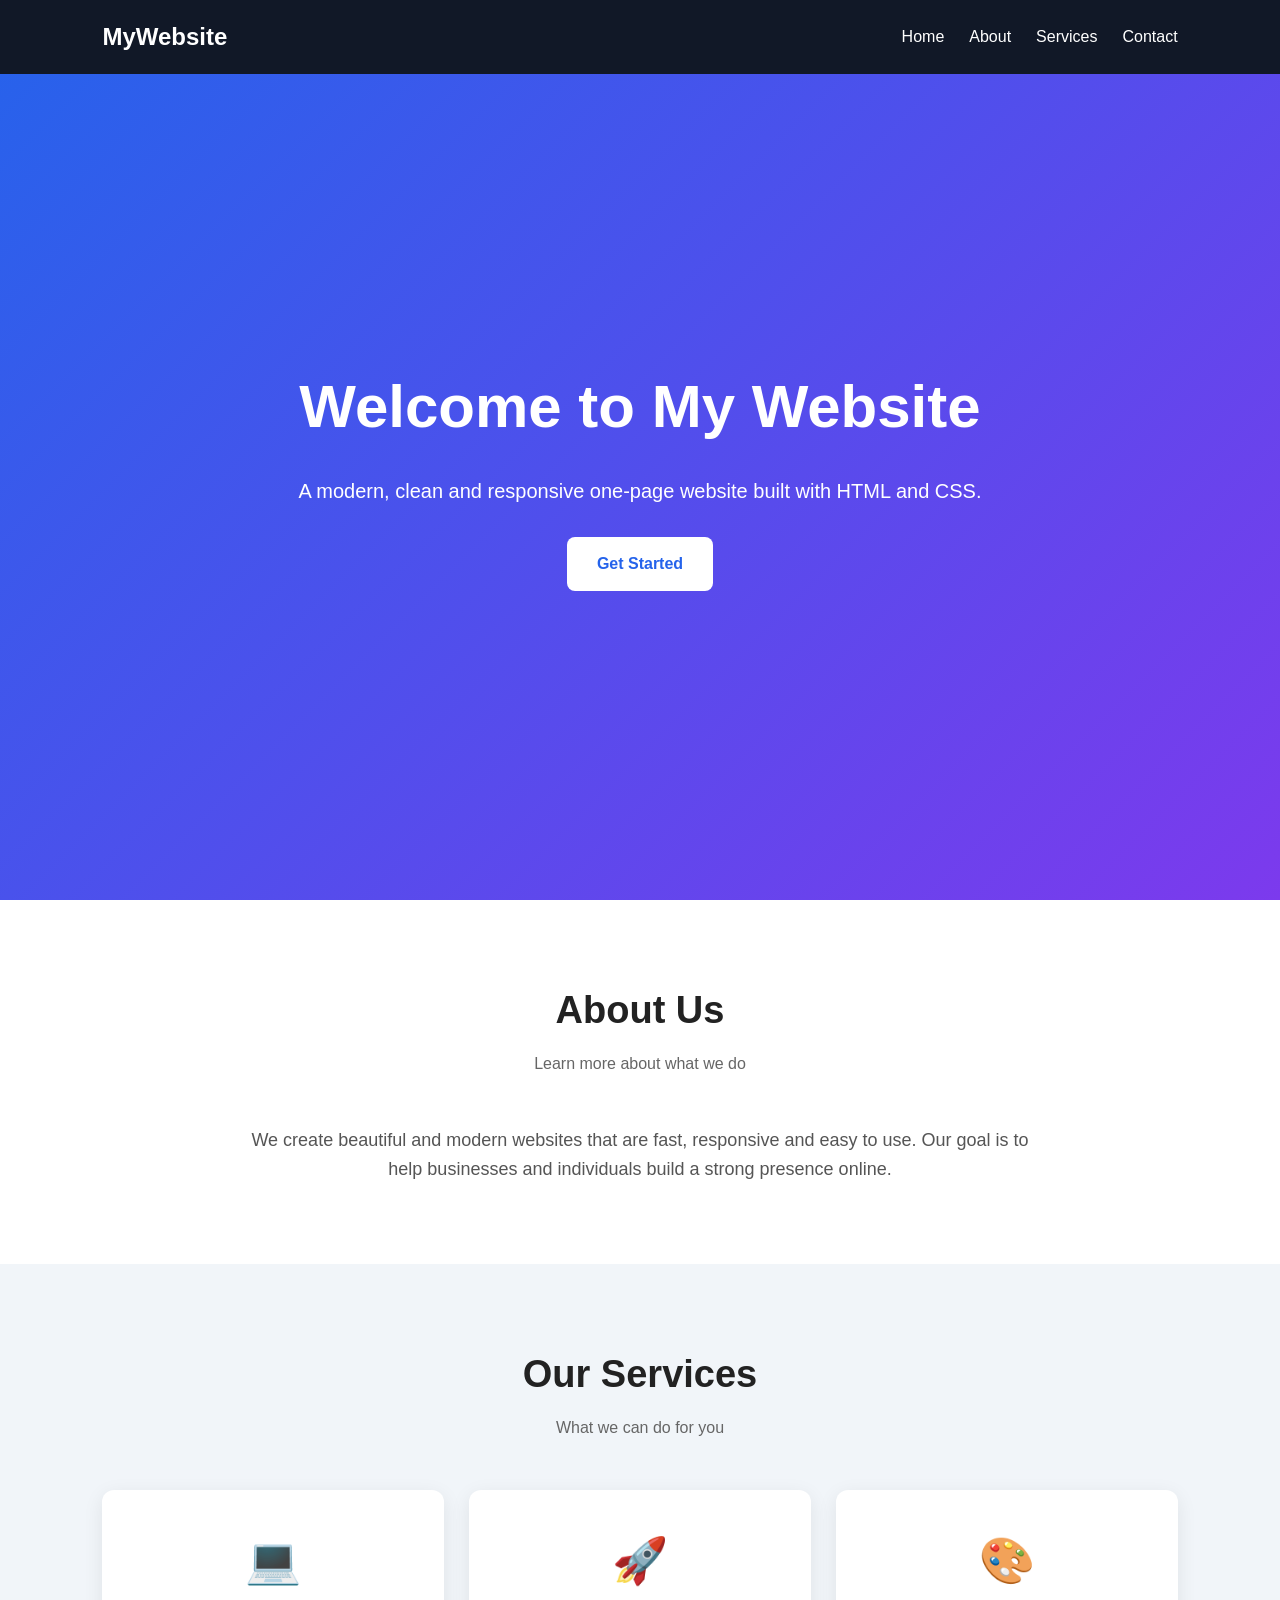
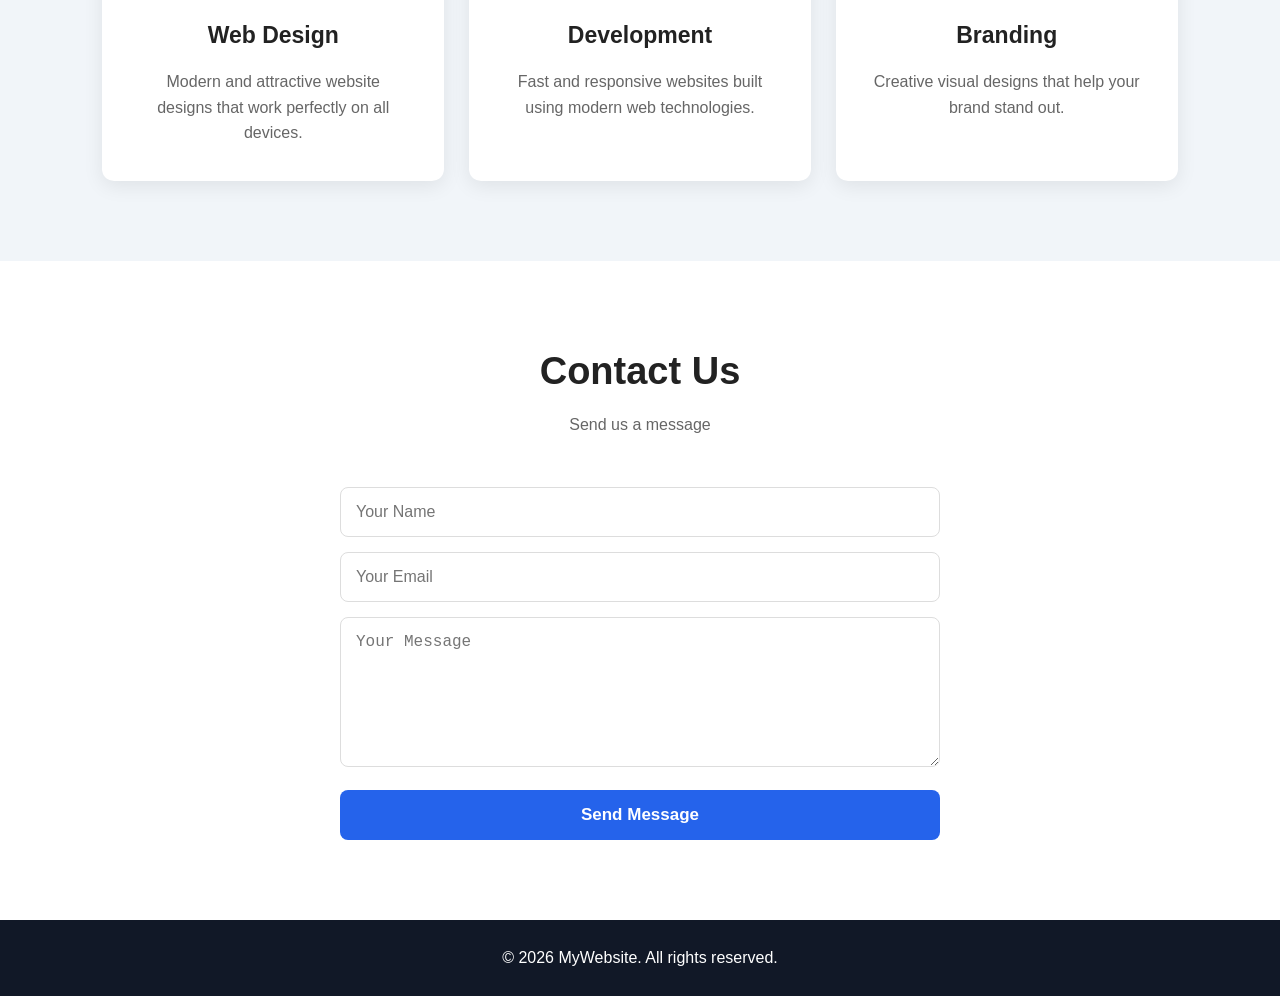
<file: index.html>
<!DOCTYPE html>
<html lang="en">

<head>
    <meta charset="UTF-8">
    <meta name="viewport" content="width=device-width, initial-scale=1.0">
    <title>My One Page Website</title>

    <style>
        * {
            margin: 0;
            padding: 0;
            box-sizing: border-box;
        }

        html {
            scroll-behavior: smooth;
        }

        body {
            font-family: Arial, sans-serif;
            line-height: 1.6;
            color: #222;
            background: #f8f9fa;
        }

        /* Navigation */
        nav {
            position: fixed;
            top: 0;
            width: 100%;
            background: #111827;
            padding: 18px 8%;
            display: flex;
            justify-content: space-between;
            align-items: center;
            z-index: 1000;
        }

        .logo {
            color: white;
            font-size: 24px;
            font-weight: bold;
        }

        nav ul {
            display: flex;
            list-style: none;
            gap: 25px;
        }

        nav a {
            color: white;
            text-decoration: none;
            transition: 0.3s;
        }

        nav a:hover {
            color: #60a5fa;
        }

        /* Hero */
        .hero {
            min-height: 100vh;
            display: flex;
            justify-content: center;
            align-items: center;
            text-align: center;
            padding: 100px 20px 50px;
            background: linear-gradient(135deg, #2563eb, #7c3aed);
            color: white;
        }

        .hero-content {
            max-width: 800px;
        }

        .hero h1 {
            font-size: 60px;
            margin-bottom: 20px;
        }

        .hero p {
            font-size: 20px;
            margin-bottom: 30px;
        }

        .btn {
            display: inline-block;
            padding: 14px 30px;
            background: white;
            color: #2563eb;
            text-decoration: none;
            border-radius: 8px;
            font-weight: bold;
            transition: 0.3s;
        }

        .btn:hover {
            transform: translateY(-3px);
            box-shadow: 0 8px 20px rgba(0, 0, 0, 0.2);
        }

        /* Sections */
        section {
            padding: 80px 8%;
        }

        .section-title {
            text-align: center;
            margin-bottom: 50px;
        }

        .section-title h2 {
            font-size: 38px;
            margin-bottom: 10px;
        }

        .section-title p {
            color: #666;
        }

        /* About */
        .about {
            background: white;
            text-align: center;
        }

        .about-content {
            max-width: 800px;
            margin: auto;
            font-size: 18px;
            color: #555;
        }

        /* Services */
        .services {
            background: #f1f5f9;
        }

        .cards {
            display: grid;
            grid-template-columns: repeat(3, 1fr);
            gap: 25px;
        }

        .card {
            background: white;
            padding: 35px;
            border-radius: 12px;
            text-align: center;
            box-shadow: 0 5px 20px rgba(0, 0, 0, 0.08);
            transition: 0.3s;
        }

        .card:hover {
            transform: translateY(-8px);
        }

        .card .icon {
            font-size: 45px;
            margin-bottom: 20px;
        }

        .card h3 {
            margin-bottom: 15px;
            font-size: 23px;
        }

        .card p {
            color: #666;
        }

        /* Contact */
        .contact {
            background: white;
        }

        .contact-form {
            max-width: 600px;
            margin: auto;
        }

        .contact-form input,
        .contact-form textarea {
            width: 100%;
            padding: 15px;
            margin-bottom: 15px;
            border: 1px solid #ddd;
            border-radius: 8px;
            font-size: 16px;
        }

        .contact-form textarea {
            height: 150px;
            resize: vertical;
        }

        .contact-form button {
            width: 100%;
            padding: 15px;
            border: none;
            border-radius: 8px;
            background: #2563eb;
            color: white;
            font-size: 17px;
            font-weight: bold;
            cursor: pointer;
        }

        .contact-form button:hover {
            background: #1d4ed8;
        }

        /* Footer */
        footer {
            background: #111827;
            color: white;
            text-align: center;
            padding: 25px;
        }

        /* Mobile */
        @media (max-width: 768px) {
            nav {
                padding: 15px 5%;
            }

            nav ul {
                gap: 12px;
            }

            nav a {
                font-size: 14px;
            }

            .hero h1 {
                font-size: 40px;
            }

            .hero p {
                font-size: 17px;
            }

            .cards {
                grid-template-columns: 1fr;
            }

            section {
                padding: 60px 5%;
            }
        }
    </style>
</head>

<body>

    <!-- Navigation -->
    <nav>
        <div class="logo">MyWebsite</div>

        <ul>
            <li><a href="#home">Home</a></li>
            <li><a href="#about">About</a></li>
            <li><a href="#services">Services</a></li>
            <li><a href="#contact">Contact</a></li>
        </ul>
    </nav>

    <!-- Hero -->
    <section class="hero" id="home">
        <div class="hero-content">
            <h1>Welcome to My Website</h1>
            <p>
                A modern, clean and responsive one-page website
                built with HTML and CSS.
            </p>

            <a href="#contact" class="btn">Get Started</a>
        </div>
    </section>

    <!-- About -->
    <section class="about" id="about">
        <div class="section-title">
            <h2>About Us</h2>
            <p>Learn more about what we do</p>
        </div>

        <div class="about-content">
            <p>
                We create beautiful and modern websites that are fast,
                responsive and easy to use. Our goal is to help businesses
                and individuals build a strong presence online.
            </p>
        </div>
    </section>

    <!-- Services -->
    <section class="services" id="services">
        <div class="section-title">
            <h2>Our Services</h2>
            <p>What we can do for you</p>
        </div>

        <div class="cards">

            <div class="card">
                <div class="icon">💻</div>
                <h3>Web Design</h3>
                <p>
                    Modern and attractive website designs
                    that work perfectly on all devices.
                </p>
            </div>

            <div class="card">
                <div class="icon">🚀</div>
                <h3>Development</h3>
                <p>
                    Fast and responsive websites built
                    using modern web technologies.
                </p>
            </div>

            <div class="card">
                <div class="icon">🎨</div>
                <h3>Branding</h3>
                <p>
                    Creative visual designs that help
                    your brand stand out.
                </p>
            </div>

        </div>
    </section>

    <!-- Contact -->
    <section class="contact" id="contact">
        <div class="section-title">
            <h2>Contact Us</h2>
            <p>Send us a message</p>
        </div>

        <form class="contact-form">

            <input type="text" placeholder="Your Name" required>

            <input type="email" placeholder="Your Email" required>

            <textarea placeholder="Your Message" required></textarea>

            <button type="submit">
                Send Message
            </button>

        </form>
    </section>

    <!-- Footer -->
    <footer>
        <p>© 2026 MyWebsite. All rights reserved.</p>
    </footer>

</body>

</html>
</file>
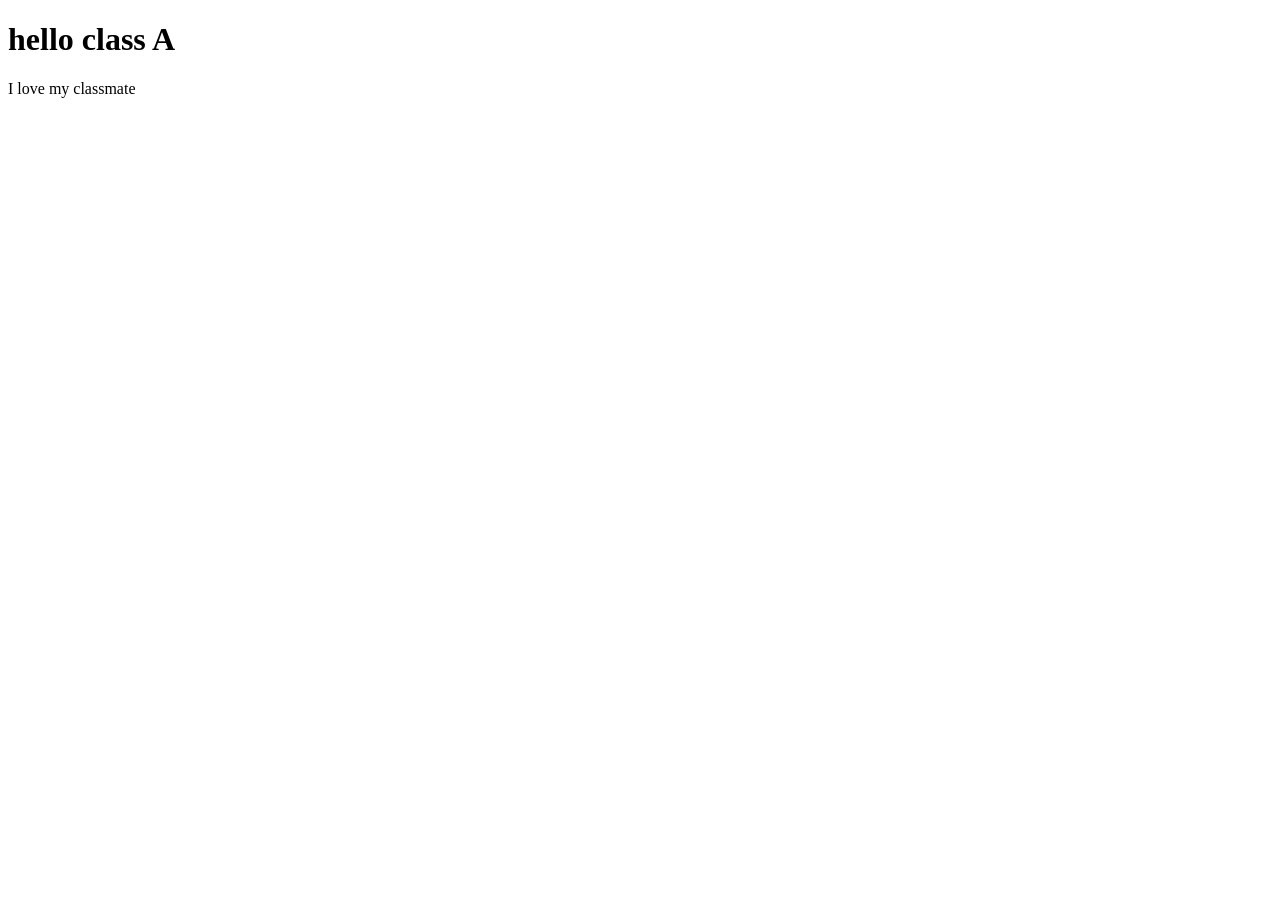
<file: home.html>
<!DOCTYPE html>
<html lang="en">
<head>
    <meta charset="UTF-8">
    <meta name="viewport" content="width=device-width, initial-scale=1.0">
    <title>Document</title>
</head>
<body>
    <h1>hello class A</h1>
    <p>I love my classmate</p>
</body>
</html>
</file>
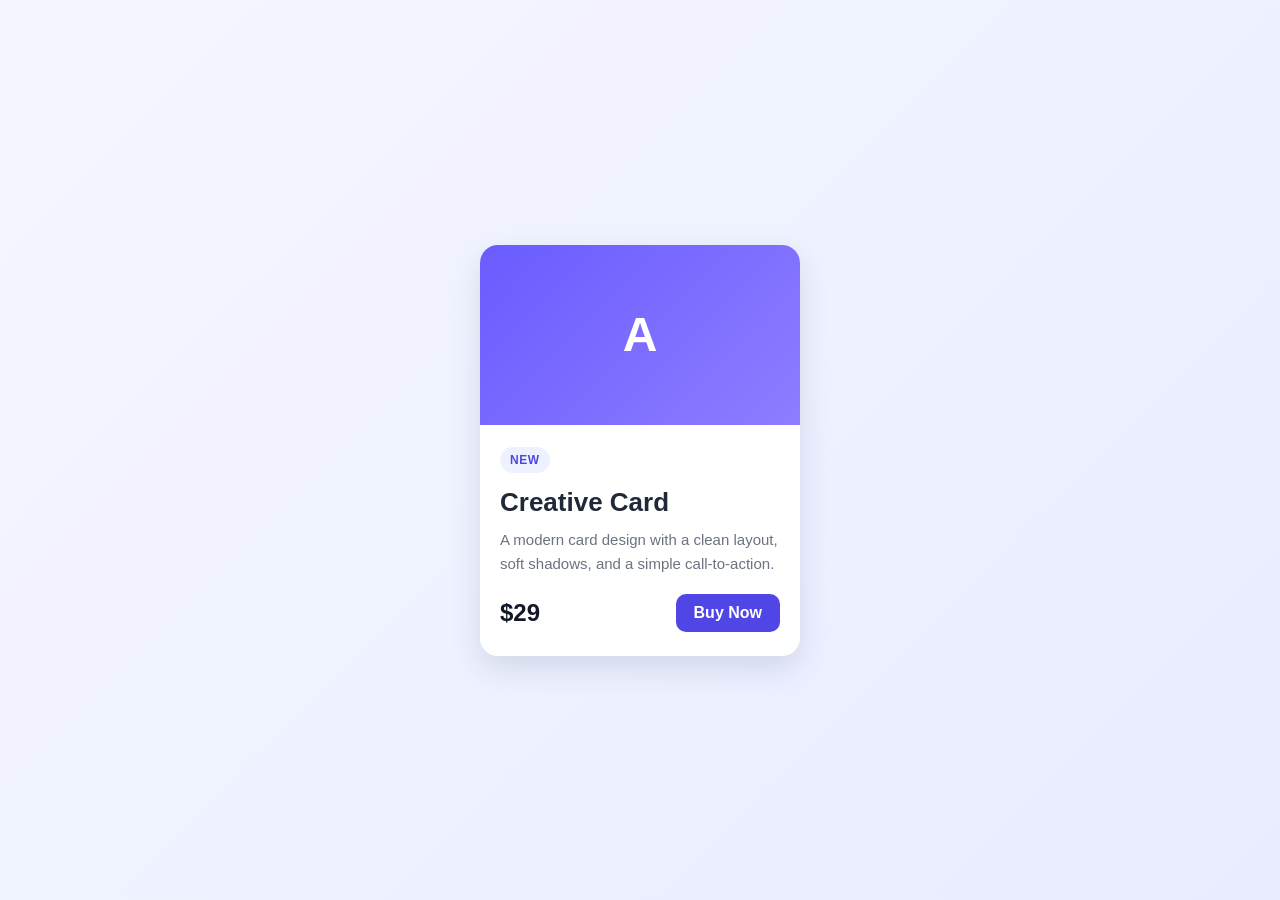
<file: pages/about.html>
<!DOCTYPE html>
<html lang="en">

<head>
      <meta charset="UTF-8" />
      <meta name="viewport" content="width=device-width, initial-scale=1.0" />
      <title>About Card</title>
      <style>
            * {
                  box-sizing: border-box;
            }

            body {
                  margin: 0;
                  min-height: 100vh;
                  display: grid;
                  place-items: center;
                  font-family: Arial, sans-serif;
                  background: linear-gradient(135deg, #f4f7ff, #e9ecff);
            }

            .card {
                  width: 320px;
                  background: #ffffff;
                  border-radius: 18px;
                  box-shadow: 0 12px 30px rgba(56, 77, 110, 0.15);
                  overflow: hidden;
                  transition: transform 0.2s ease, box-shadow 0.2s ease;
            }

            .card:hover {
                  transform: translateY(-4px);
                  box-shadow: 0 18px 35px rgba(56, 77, 110, 0.2);
            }

            .card-image {
                  height: 180px;
                  background: linear-gradient(135deg, #6a5cff, #8e7dff);
                  display: flex;
                  align-items: center;
                  justify-content: center;
                  color: white;
                  font-size: 48px;
                  font-weight: bold;
            }

            .card-content {
                  padding: 22px 20px 24px;
            }

            .tag {
                  display: inline-block;
                  background: #eef2ff;
                  color: #4f46e5;
                  padding: 6px 10px;
                  border-radius: 999px;
                  font-size: 12px;
                  font-weight: 700;
                  letter-spacing: 0.5px;
            }

            .card h2 {
                  margin: 14px 0 10px;
                  font-size: 26px;
                  color: #1f2937;
            }

            .card p {
                  margin: 0 0 18px;
                  line-height: 1.6;
                  color: #6b7280;
                  font-size: 15px;
            }

            .card-actions {
                  display: flex;
                  justify-content: space-between;
                  align-items: center;
            }

            .price {
                  font-size: 24px;
                  font-weight: 700;
                  color: #111827;
            }

            .btn {
                  text-decoration: none;
                  background: #4f46e5;
                  color: white;
                  padding: 10px 18px;
                  border-radius: 10px;
                  font-weight: 600;
                  transition: background 0.2s ease;
            }

            .btn:hover {
                  background: #4338ca;
            }
      </style>
</head>

<body>
      <div class="card">
            <div class="card-image">A</div>
            <div class="card-content">
                  <span class="tag">NEW</span>
                  <h2>Creative Card</h2>
                  <p>
                        A modern card design with a clean layout, soft shadows, and a simple call-to-action.
                  </p>
                  <div class="card-actions">
                        <div class="price">$29</div>
                        <a href="#" class="btn">Buy Now</a>
                  </div>
            </div>
      </div>
</body>

</html>
</file>
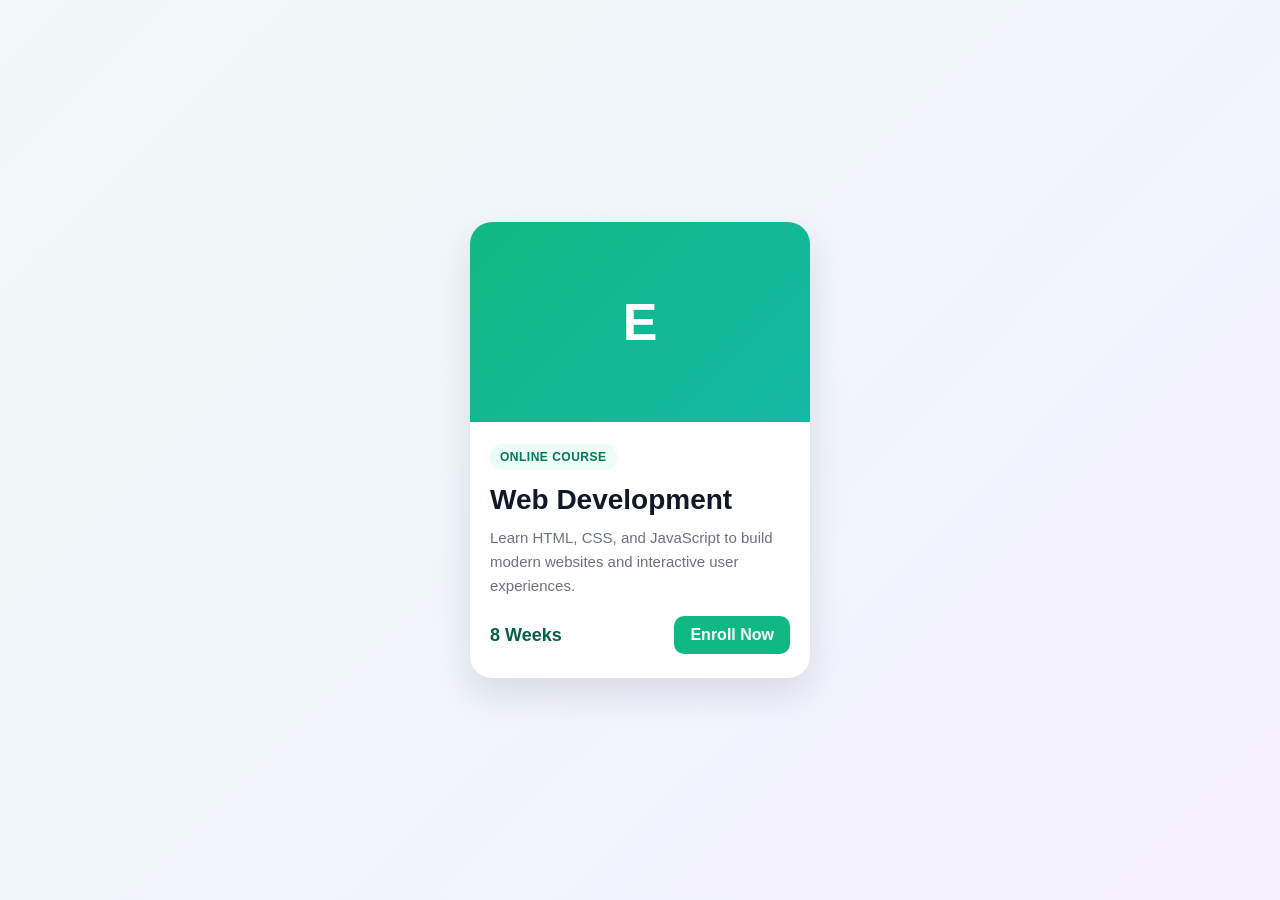
<file: pages/education.html>
<!DOCTYPE html>
<html lang="en">

<head>
      <meta charset="UTF-8" />
      <meta name="viewport" content="width=device-width, initial-scale=1.0" />
      <title>Education</title>
      <style>
            * {
                  box-sizing: border-box;
            }

            body {
                  margin: 0;
                  min-height: 100vh;
                  display: grid;
                  place-items: center;
                  background: linear-gradient(135deg, #eefaf7, #f5f0ff);
                  font-family: Arial, sans-serif;
            }

            .edu-card {
                  width: 340px;
                  background: #ffffff;
                  border-radius: 22px;
                  overflow: hidden;
                  box-shadow: 0 16px 35px rgba(31, 41, 55, 0.12);
                  transition: transform 0.2s ease, box-shadow 0.2s ease;
            }

            .edu-card:hover {
                  transform: translateY(-5px);
                  box-shadow: 0 20px 40px rgba(31, 41, 55, 0.18);
            }

            .edu-image {
                  height: 200px;
                  display: flex;
                  align-items: center;
                  justify-content: center;
                  background: linear-gradient(135deg, #10b981, #14b8a6);
                  color: #fff;
                  font-size: 52px;
                  font-weight: bold;
            }

            .edu-content {
                  padding: 22px 20px 24px;
            }

            .edu-tag {
                  display: inline-block;
                  background: #ecfdf5;
                  color: #047857;
                  padding: 6px 10px;
                  border-radius: 999px;
                  font-size: 12px;
                  font-weight: 700;
                  letter-spacing: 0.5px;
            }

            .edu-title {
                  margin: 14px 0 10px;
                  font-size: 28px;
                  color: #111827;
            }

            .edu-desc {
                  margin: 0 0 18px;
                  color: #6b7280;
                  line-height: 1.6;
                  font-size: 15px;
            }

            .edu-footer {
                  display: flex;
                  justify-content: space-between;
                  align-items: center;
            }

            .duration {
                  font-size: 18px;
                  font-weight: 700;
                  color: #065f46;
            }

            .enroll-btn {
                  text-decoration: none;
                  background: #10b981;
                  color: white;
                  padding: 10px 16px;
                  border-radius: 10px;
                  font-weight: 700;
                  transition: background 0.2s ease;
            }

            .enroll-btn:hover {
                  background: #059669;
            }
      </style>
</head>

<body>
      <div class="edu-card">
            <div class="edu-image">E</div>
            <div class="edu-content">
                  <span class="edu-tag">ONLINE COURSE</span>
                  <h2 class="edu-title">Web Development</h2>
                  <p class="edu-desc">
                        Learn HTML, CSS, and JavaScript to build modern websites and interactive user experiences.
                  </p>
                  <div class="edu-footer">
                        <div class="duration">8 Weeks</div>
                        <a href="#" class="enroll-btn">Enroll Now</a>
                  </div>
            </div>
      </div>
</body>

</html>
</file>
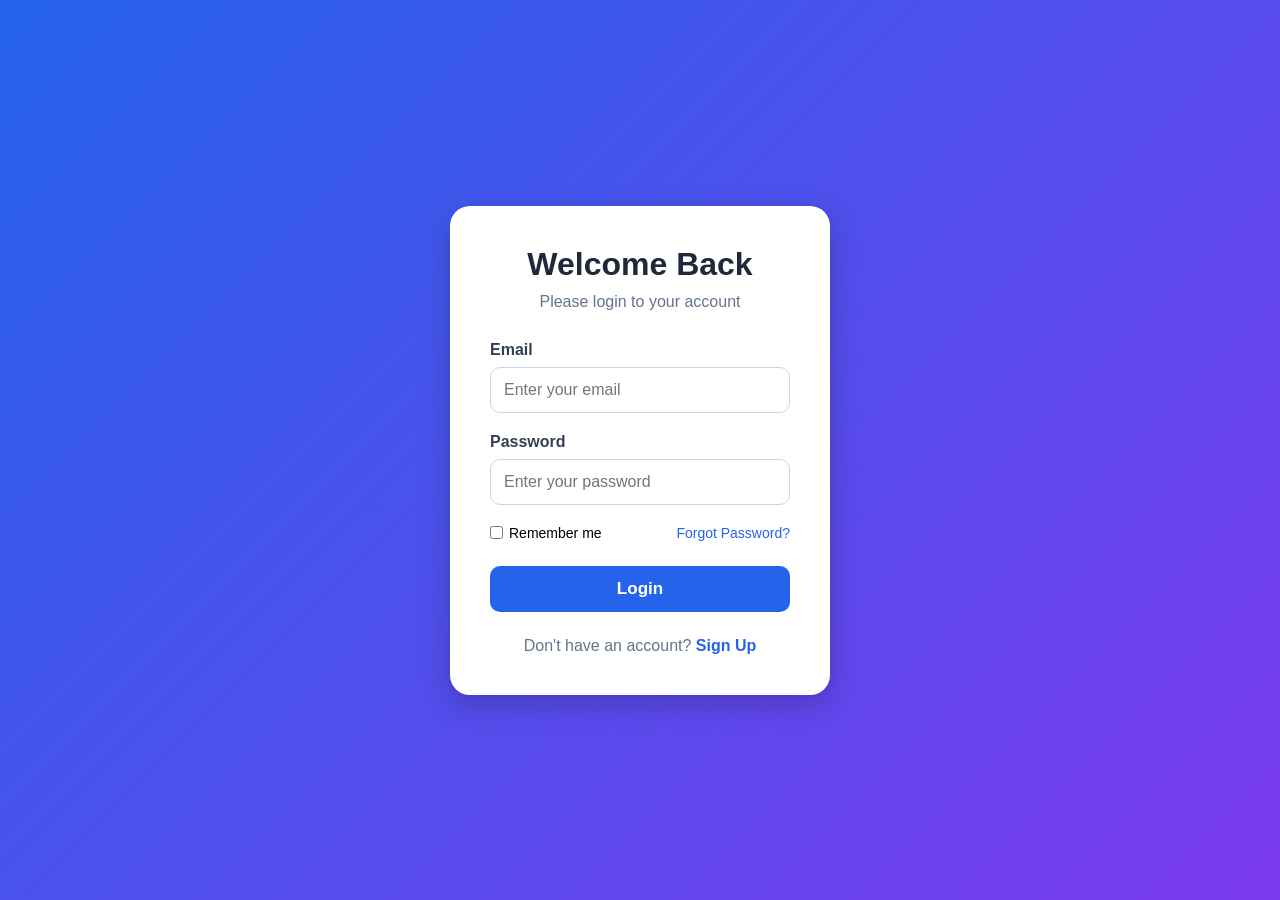
<file: pages/login.html>
<!DOCTYPE html>
<html lang="en">
<head>
  <meta charset="UTF-8">
  <meta name="viewport" content="width=device-width, initial-scale=1.0">
  <title>Login Page</title>

  <style>
    * {
      margin: 0;
      padding: 0;
      box-sizing: border-box;
      font-family: Arial, sans-serif;
    }

    body {
      min-height: 100vh;
      display: flex;
      justify-content: center;
      align-items: center;
      background: linear-gradient(135deg, #2563eb, #7c3aed);
    }

    .login-container {
      width: 380px;
      padding: 40px;
      background: white;
      border-radius: 20px;
      box-shadow: 0 10px 30px rgba(0, 0, 0, 0.2);
    }

    .login-container h1 {
      text-align: center;
      margin-bottom: 10px;
      color: #1e293b;
    }

    .login-container .subtitle {
      text-align: center;
      color: #64748b;
      margin-bottom: 30px;
    }

    .input-box {
      margin-bottom: 20px;
    }

    .input-box label {
      display: block;
      margin-bottom: 8px;
      color: #334155;
      font-weight: bold;
    }

    .input-box input {
      width: 100%;
      padding: 13px;
      border: 1px solid #cbd5e1;
      border-radius: 10px;
      font-size: 16px;
      outline: none;
    }

    .input-box input:focus {
      border-color: #2563eb;
      box-shadow: 0 0 0 3px rgba(37, 99, 235, 0.1);
    }

    .options {
      display: flex;
      justify-content: space-between;
      align-items: center;
      margin-bottom: 25px;
      font-size: 14px;
    }

    .remember {
      display: flex;
      gap: 6px;
      align-items: center;
    }

    .options a {
      color: #2563eb;
      text-decoration: none;
    }

    .login-btn {
      width: 100%;
      padding: 13px;
      border: none;
      border-radius: 10px;
      background: #2563eb;
      color: white;
      font-size: 17px;
      font-weight: bold;
      cursor: pointer;
    }

    .login-btn:hover {
      background: #1d4ed8;
    }

    .signup {
      text-align: center;
      margin-top: 25px;
      color: #64748b;
    }

    .signup a {
      color: #2563eb;
      text-decoration: none;
      font-weight: bold;
    }

    @media (max-width: 450px) {
      .login-container {
        width: 90%;
        padding: 30px 20px;
      }
    }
  </style>
</head>

<body>

  <div class="login-container">

    <h1>Welcome Back</h1>
    <p class="subtitle">Please login to your account</p>

    <form>

      <div class="input-box">
        <label for="email">Email</label>
        <input
          type="email"
          id="email"
          placeholder="Enter your email"
          required
        >
      </div>

      <div class="input-box">
        <label for="password">Password</label>
        <input
          type="password"
          id="password"
          placeholder="Enter your password"
          required
        >
      </div>

      <div class="options">
        <label class="remember">
          <input type="checkbox">
          Remember me
        </label>

        <a href="#">Forgot Password?</a>
      </div>

      <button type="submit" class="login-btn">
        Login
      </button>

    </form>

    <p class="signup">
      Don't have an account?
      <a href="#">Sign Up</a>
    </p>

  </div>

</body>
</html>
</file>
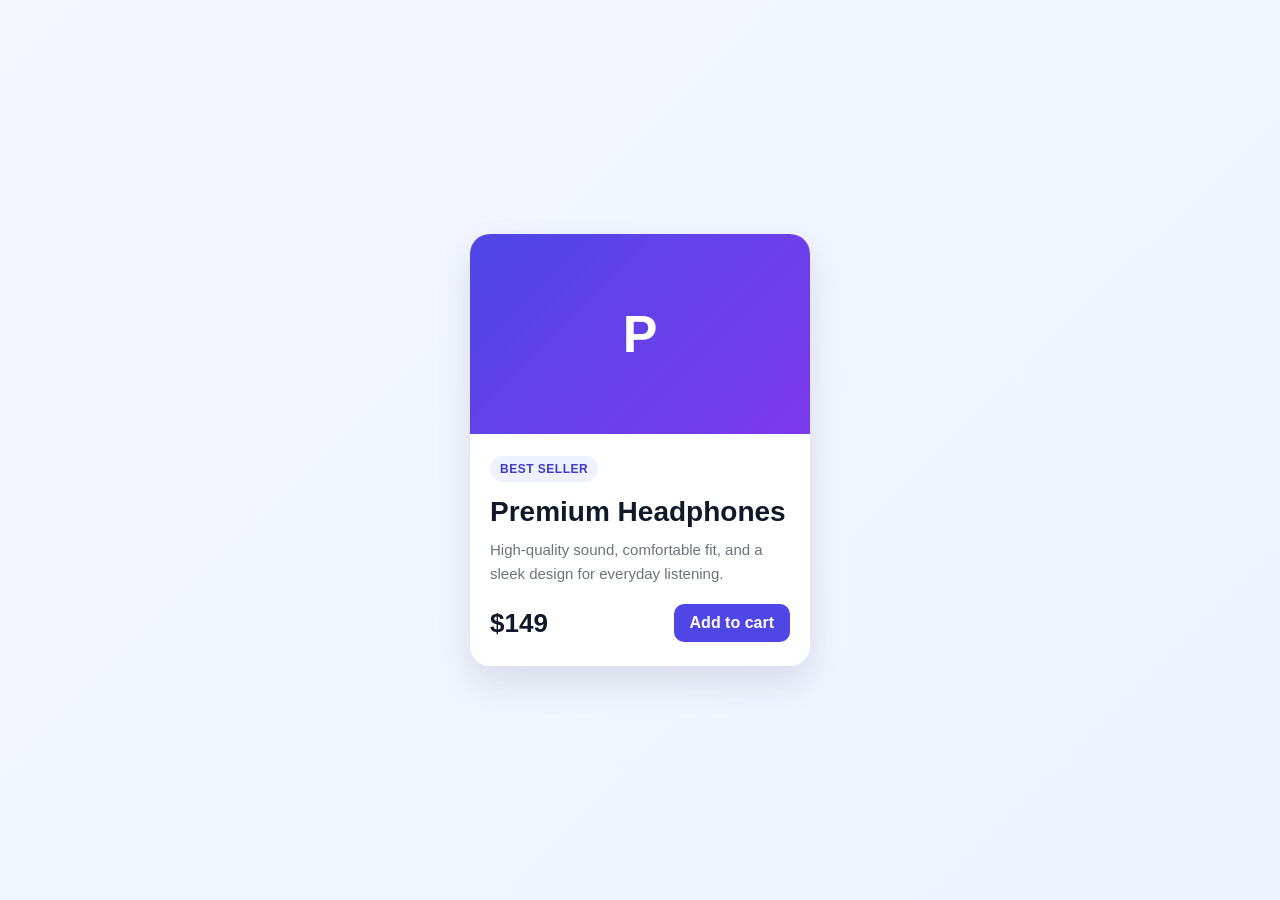
<file: pages/products.html>
<!DOCTYPE html>
<html lang="en">

<head>
      <meta charset="UTF-8" />
      <meta name="viewport" content="width=device-width, initial-scale=1.0" />
      <title>Products</title>
      <style>
            * {
                  box-sizing: border-box;
            }

            body {
                  margin: 0;
                  min-height: 100vh;
                  display: grid;
                  place-items: center;
                  background: linear-gradient(135deg, #f5f7ff, #edf3ff);
                  font-family: Arial, sans-serif;
            }

            .product-card {
                  width: 340px;
                  background: #fff;
                  border-radius: 20px;
                  overflow: hidden;
                  box-shadow: 0 16px 35px rgba(31, 41, 55, 0.12);
                  transition: transform 0.2s ease, box-shadow 0.2s ease;
            }

            .product-card:hover {
                  transform: translateY(-5px);
                  box-shadow: 0 20px 40px rgba(31, 41, 55, 0.18);
            }

            .product-image {
                  height: 200px;
                  display: flex;
                  align-items: center;
                  justify-content: center;
                  background: linear-gradient(135deg, #4f46e5, #7c3aed);
                  color: #fff;
                  font-size: 52px;
                  font-weight: bold;
            }

            .product-content {
                  padding: 22px 20px 24px;
            }

            .product-tag {
                  display: inline-block;
                  background: #eef2ff;
                  color: #4338ca;
                  padding: 6px 10px;
                  border-radius: 999px;
                  font-size: 12px;
                  font-weight: 700;
                  letter-spacing: 0.5px;
            }

            .product-title {
                  margin: 14px 0 10px;
                  font-size: 28px;
                  color: #111827;
            }

            .product-desc {
                  margin: 0 0 18px;
                  color: #6b7280;
                  line-height: 1.6;
                  font-size: 15px;
            }

            .product-footer {
                  display: flex;
                  justify-content: space-between;
                  align-items: center;
            }

            .price {
                  font-size: 26px;
                  font-weight: 700;
                  color: #111827;
            }

            .buy-btn {
                  text-decoration: none;
                  background: #4f46e5;
                  color: white;
                  padding: 10px 16px;
                  border-radius: 10px;
                  font-weight: 700;
                  transition: background 0.2s ease;
            }

            .buy-btn:hover {
                  background: #4338ca;
            }
      </style>
</head>

<body>
      <div class="product-card">
            <div class="product-image">P</div>
            <div class="product-content">
                  <span class="product-tag">BEST SELLER</span>
                  <h2 class="product-title">Premium Headphones</h2>
                  <p class="product-desc">
                        High-quality sound, comfortable fit, and a sleek design for everyday listening.
                  </p>
                  <div class="product-footer">
                        <div class="price">$149</div>
                        <a href="#" class="buy-btn">Add to cart</a>
                  </div>
            </div>
      </div>
</body>

</html>
</file>
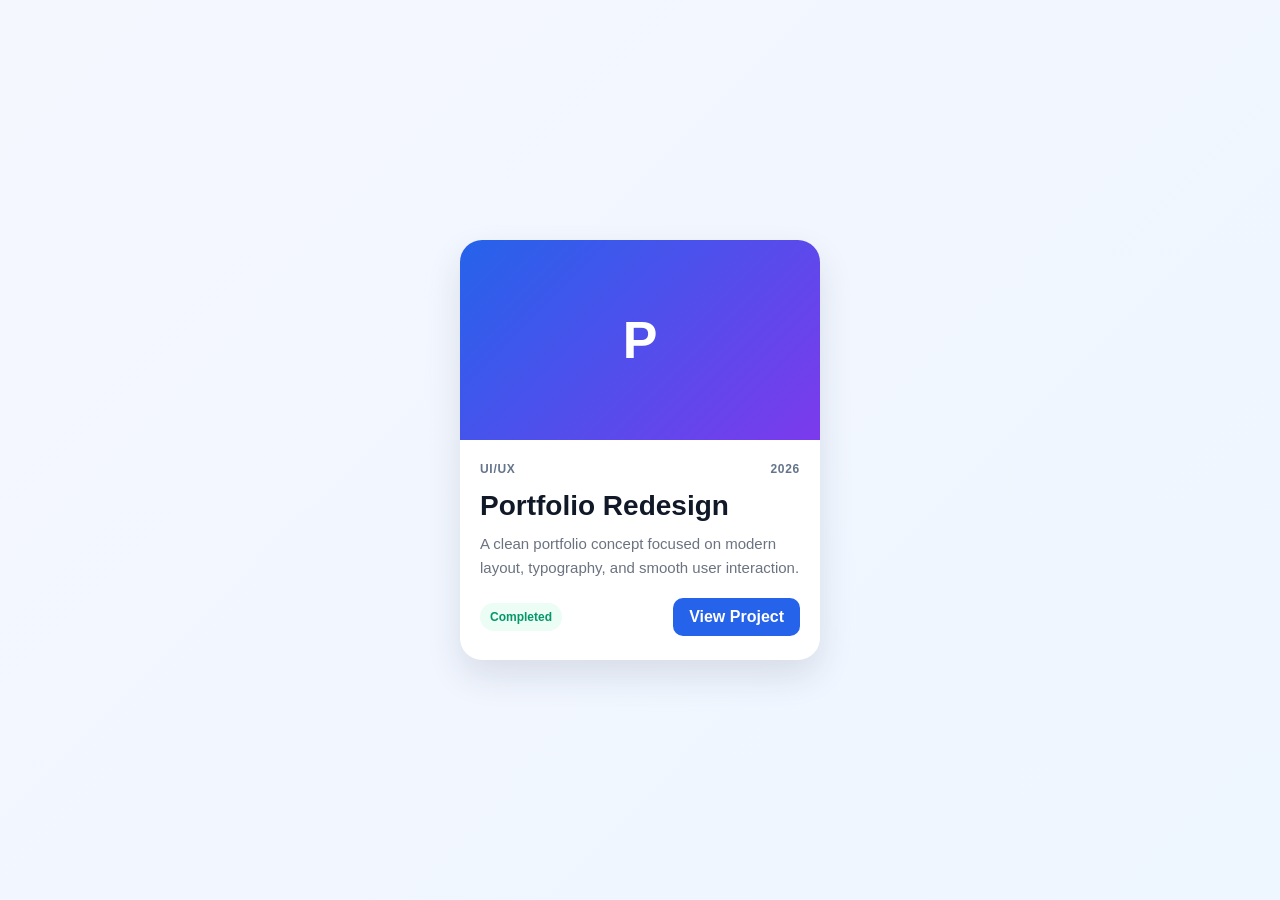
<file: pages/projects.html>
<!DOCTYPE html>
<html lang="en">

<head>
      <meta charset="UTF-8" />
      <meta name="viewport" content="width=device-width, initial-scale=1.0" />
      <title>Project Card</title>
      <style>
            * {
                  box-sizing: border-box;
            }

            body {
                  margin: 0;
                  min-height: 100vh;
                  display: grid;
                  place-items: center;
                  background: linear-gradient(135deg, #f5f7ff, #eef6ff);
                  font-family: Arial, sans-serif;
            }

            .project-card {
                  width: 360px;
                  background: #ffffff;
                  border-radius: 22px;
                  overflow: hidden;
                  box-shadow: 0 16px 35px rgba(31, 41, 55, 0.12);
                  transition: transform 0.2s ease, box-shadow 0.2s ease;
            }

            .project-card:hover {
                  transform: translateY(-6px);
                  box-shadow: 0 20px 40px rgba(31, 41, 55, 0.18);
            }

            .project-image {
                  height: 200px;
                  display: flex;
                  align-items: center;
                  justify-content: center;
                  background: linear-gradient(135deg, #2563eb, #7c3aed);
                  color: white;
                  font-size: 52px;
                  font-weight: bold;
            }

            .project-content {
                  padding: 22px 20px 24px;
            }

            .project-meta {
                  display: flex;
                  justify-content: space-between;
                  align-items: center;
                  color: #64748b;
                  font-size: 12px;
                  font-weight: 700;
                  text-transform: uppercase;
                  letter-spacing: 0.7px;
            }

            .project-title {
                  margin: 14px 0 10px;
                  font-size: 28px;
                  color: #111827;
            }

            .project-desc {
                  margin: 0 0 18px;
                  color: #6b7280;
                  line-height: 1.6;
                  font-size: 15px;
            }

            .project-footer {
                  display: flex;
                  justify-content: space-between;
                  align-items: center;
            }

            .project-status {
                  color: #059669;
                  font-weight: 700;
                  background: #ecfdf5;
                  padding: 7px 10px;
                  border-radius: 999px;
                  font-size: 12px;
            }

            .view-btn {
                  text-decoration: none;
                  background: #2563eb;
                  color: white;
                  padding: 10px 16px;
                  border-radius: 10px;
                  font-weight: 700;
                  transition: background 0.2s ease;
            }

            .view-btn:hover {
                  background: #1d4ed8;
            }
      </style>
</head>

<body>
      <div class="project-card">
            <div class="project-image">P</div>
            <div class="project-content">
                  <div class="project-meta">
                        <span>UI/UX</span>
                        <span>2026</span>
                  </div>
                  <h2 class="project-title">Portfolio Redesign</h2>
                  <p class="project-desc">
                        A clean portfolio concept focused on modern layout, typography, and smooth user interaction.
                  </p>
                  <div class="project-footer">
                        <span class="project-status">Completed</span>
                        <a href="#" class="view-btn">View Project</a>
                  </div>
            </div>
      </div>
</body>

</html>
</file>
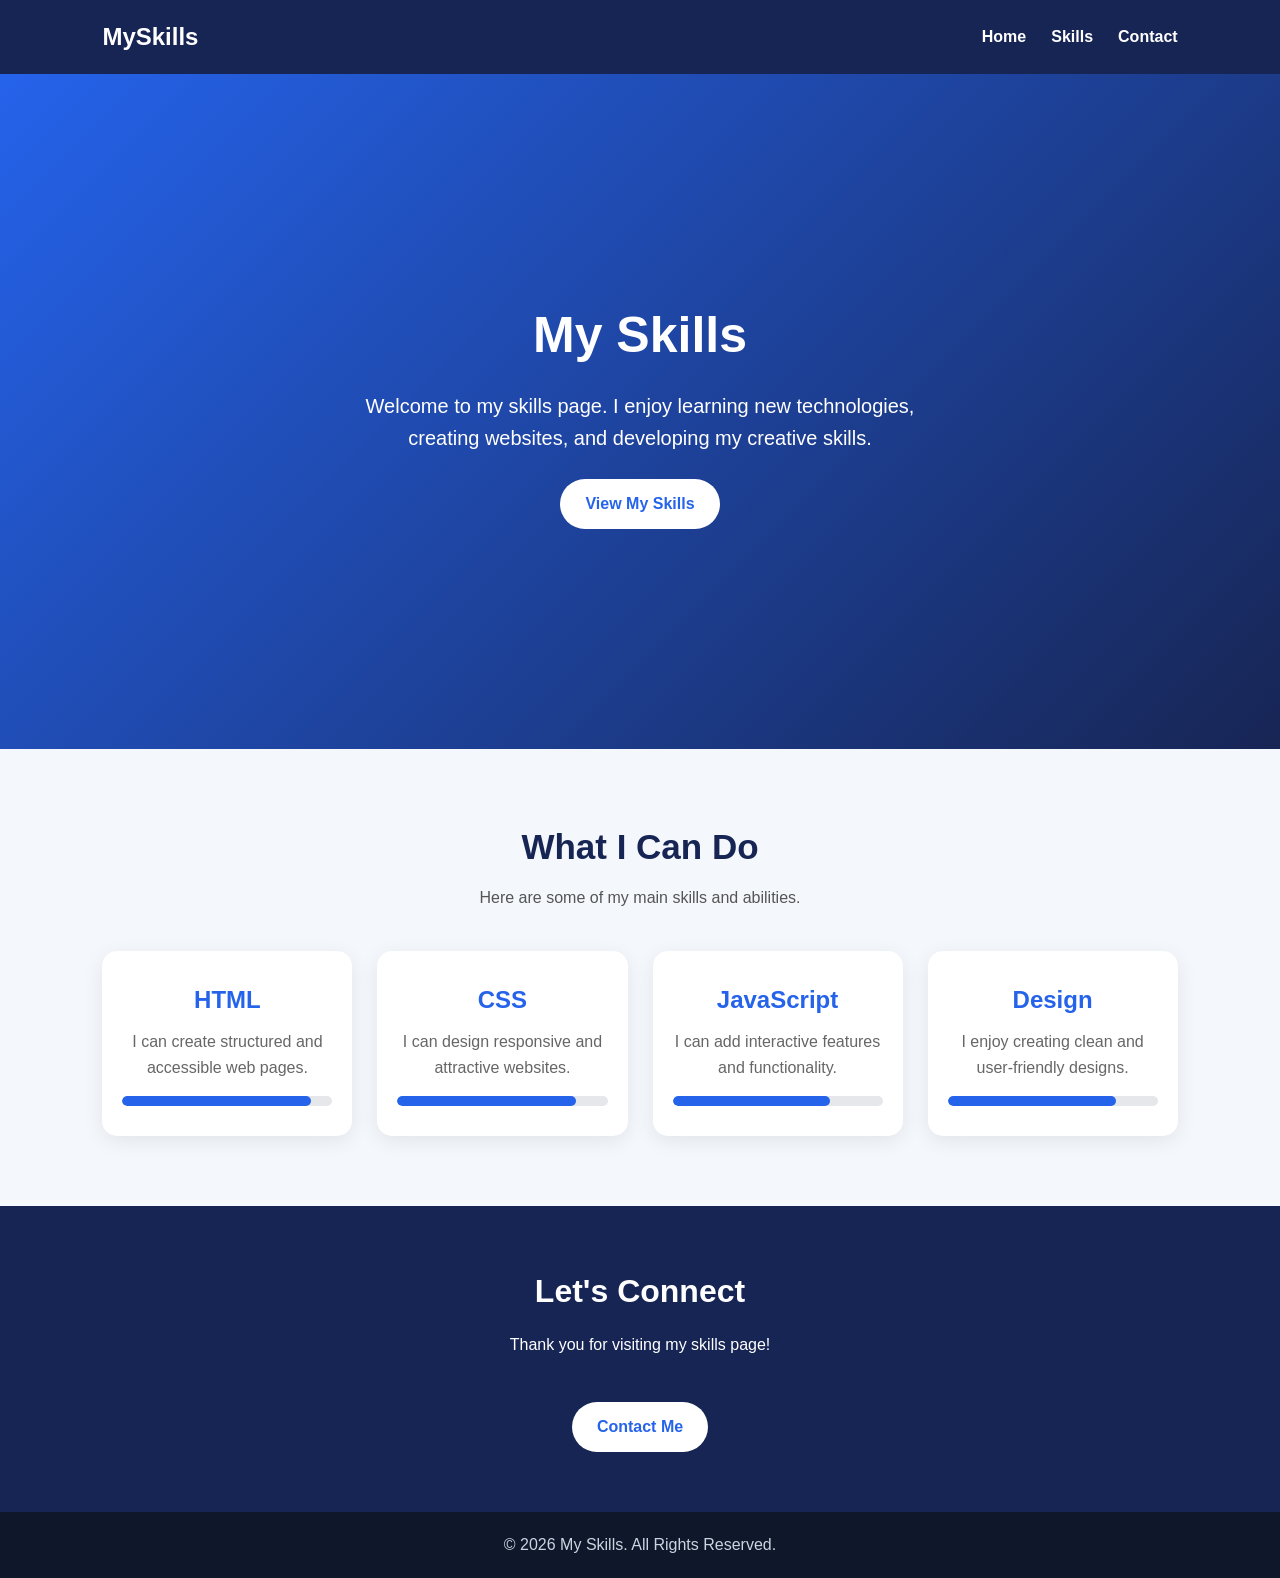
<file: pages/skill.html>
<!DOCTYPE html>
<html lang="en">
<head>
  <meta charset="UTF-8">
  <meta name="viewport" content="width=device-width, initial-scale=1.0">
  <title>My Skills</title>

  <style>
    * {
      margin: 0;
      padding: 0;
      box-sizing: border-box;
      font-family: Arial, sans-serif;
    }

    body {
      background: #f4f7fb;
      color: #222;
      line-height: 1.6;
    }

    /* Navigation */
    nav {
      background: #172554;
      padding: 18px 8%;
      display: flex;
      justify-content: space-between;
      align-items: center;
      position: sticky;
      top: 0;
      z-index: 10;
    }

    nav h2 {
      color: white;
    }

    nav ul {
      display: flex;
      list-style: none;
      gap: 25px;
    }

    nav a {
      color: white;
      text-decoration: none;
      font-weight: bold;
    }

    nav a:hover {
      color: #60a5fa;
    }

    /* Hero */
    .hero {
      min-height: 75vh;
      display: flex;
      justify-content: center;
      align-items: center;
      text-align: center;
      padding: 40px 20px;
      background: linear-gradient(135deg, #2563eb, #172554);
      color: white;
    }

    .hero h1 {
      font-size: 50px;
      margin-bottom: 15px;
    }

    .hero p {
      font-size: 20px;
      max-width: 600px;
      margin: auto;
    }

    .btn {
      display: inline-block;
      margin-top: 25px;
      padding: 12px 25px;
      background: white;
      color: #2563eb;
      text-decoration: none;
      border-radius: 25px;
      font-weight: bold;
    }

    .btn:hover {
      background: #dbeafe;
    }

    /* Skills */
    .skills {
      padding: 70px 8%;
      text-align: center;
    }

    .skills h2 {
      font-size: 35px;
      margin-bottom: 10px;
      color: #172554;
    }

    .skills > p {
      margin-bottom: 40px;
      color: #555;
    }

    .skill-container {
      display: grid;
      grid-template-columns: repeat(auto-fit, minmax(220px, 1fr));
      gap: 25px;
    }

    .skill-card {
      background: white;
      padding: 30px 20px;
      border-radius: 15px;
      box-shadow: 0 5px 20px rgba(0,0,0,0.08);
      transition: 0.3s;
    }

    .skill-card:hover {
      transform: translateY(-8px);
    }

    .skill-card h3 {
      color: #2563eb;
      margin-bottom: 10px;
      font-size: 24px;
    }

    .skill-card p {
      color: #666;
    }

    /* Skill bars */
    .progress {
      width: 100%;
      height: 10px;
      background: #e5e7eb;
      border-radius: 10px;
      margin-top: 15px;
      overflow: hidden;
    }

    .bar {
      height: 100%;
      background: #2563eb;
      border-radius: 10px;
    }

    .html { width: 90%; }
    .css { width: 85%; }
    .javascript { width: 75%; }
    .design { width: 80%; }

    /* Contact */
    .contact {
      padding: 60px 20px;
      text-align: center;
      background: #172554;
      color: white;
    }

    .contact h2 {
      font-size: 32px;
      margin-bottom: 15px;
    }

    .contact p {
      margin-bottom: 20px;
    }

    /* Footer */
    footer {
      text-align: center;
      padding: 20px;
      background: #0f172a;
      color: #cbd5e1;
    }

    /* Mobile */
    @media (max-width: 600px) {
      nav {
        flex-direction: column;
        gap: 10px;
      }

      nav ul {
        gap: 15px;
      }

      .hero h1 {
        font-size: 38px;
      }
    }
  </style>
</head>

<body>

  <!-- Navigation -->
  <nav>
    <h2>MySkills</h2>

    <ul>
      <li><a href="#home">Home</a></li>
      <li><a href="#skills">Skills</a></li>
      <li><a href="#contact">Contact</a></li>
    </ul>
  </nav>

  <!-- Hero Section -->
  <section class="hero" id="home">
    <div>
      <h1>My Skills</h1>
      <p>
        Welcome to my skills page. I enjoy learning new technologies,
        creating websites, and developing my creative skills.
      </p>

      <a href="#skills" class="btn">View My Skills</a>
    </div>
  </section>

  <!-- Skills Section -->
  <section class="skills" id="skills">
    <h2>What I Can Do</h2>
    <p>Here are some of my main skills and abilities.</p>

    <div class="skill-container">

      <div class="skill-card">
        <h3>HTML</h3>
        <p>I can create structured and accessible web pages.</p>

        <div class="progress">
          <div class="bar html"></div>
        </div>
      </div>

      <div class="skill-card">
        <h3>CSS</h3>
        <p>I can design responsive and attractive websites.</p>

        <div class="progress">
          <div class="bar css"></div>
        </div>
      </div>

      <div class="skill-card">
        <h3>JavaScript</h3>
        <p>I can add interactive features and functionality.</p>

        <div class="progress">
          <div class="bar javascript"></div>
        </div>
      </div>

      <div class="skill-card">
        <h3>Design</h3>
        <p>I enjoy creating clean and user-friendly designs.</p>

        <div class="progress">
          <div class="bar design"></div>
        </div>
      </div>

    </div>
  </section>

  <!-- Contact Section -->
  <section class="contact" id="contact">
    <h2>Let's Connect</h2>
    <p>Thank you for visiting my skills page!</p>
    <a href="mailto:example@email.com" class="btn">Contact Me</a>
  </section>

  <!-- Footer -->
  <footer>
    <p>© 2026 My Skills. All Rights Reserved.</p>
  </footer>

</body>
</html>
</file>
